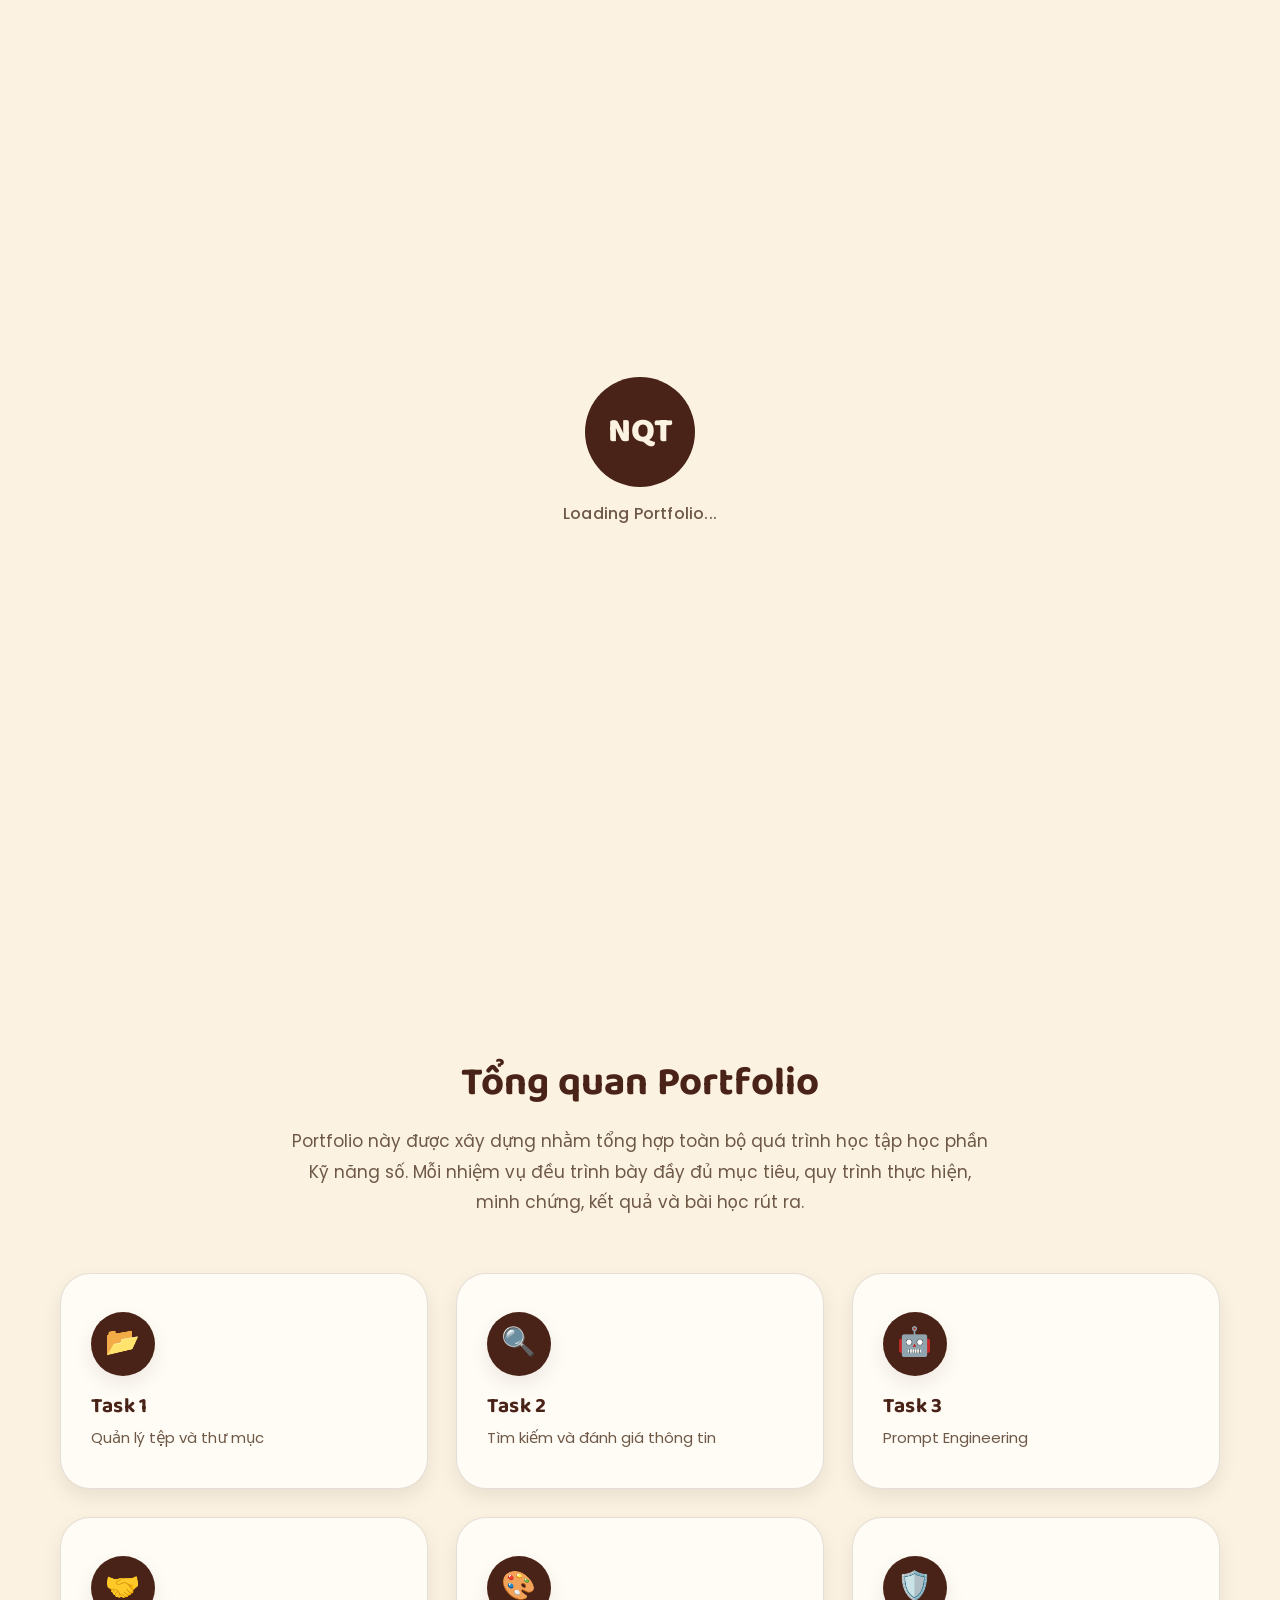
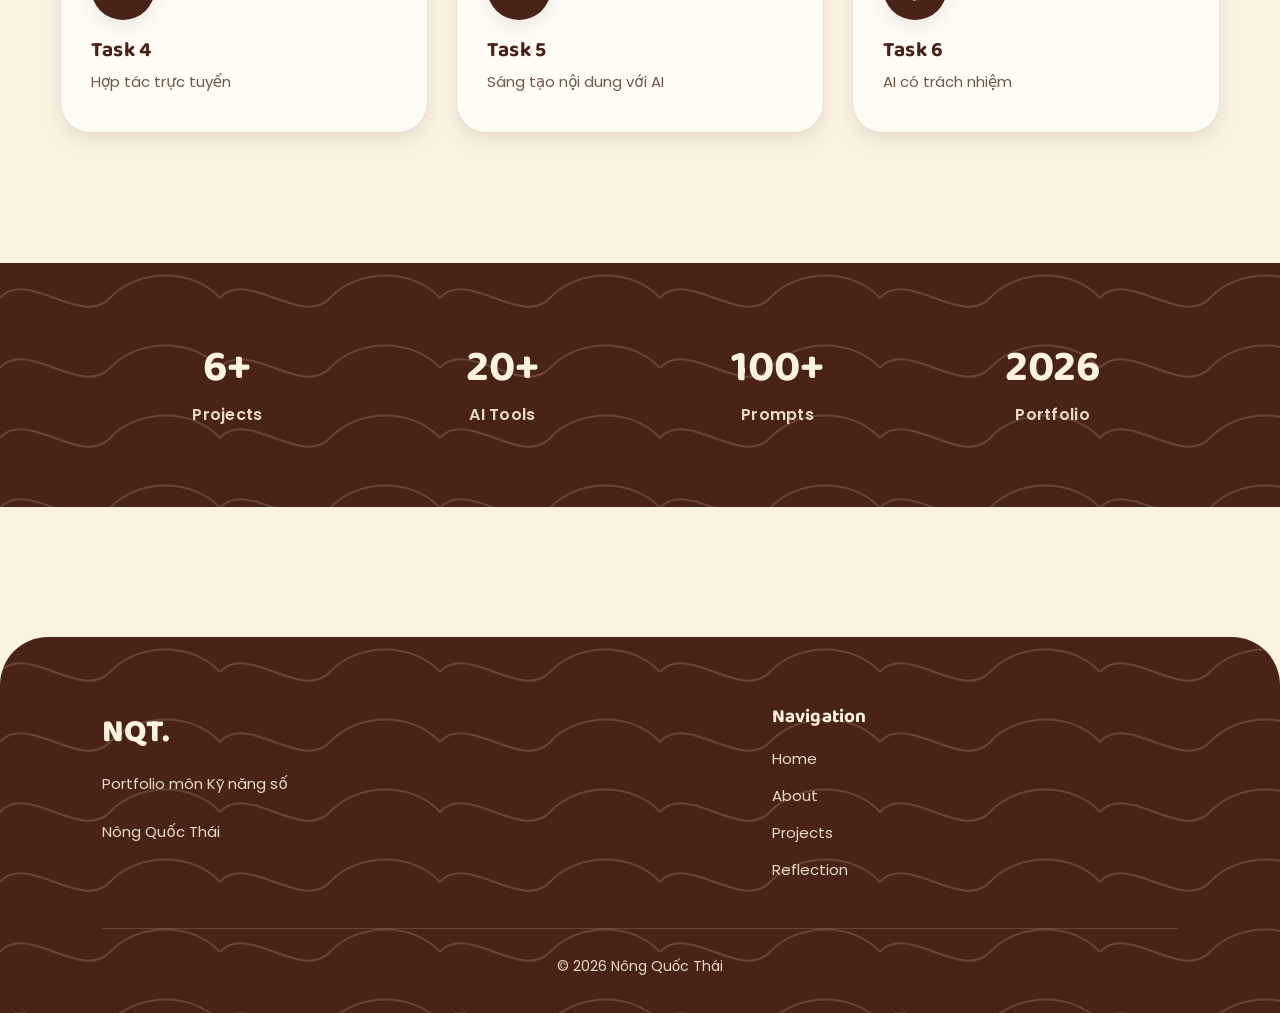
<file: index.html>
<!DOCTYPE html>
<html lang="vi">

<head>

<meta charset="UTF-8">

<meta name="viewport"
content="width=device-width, initial-scale=1.0">

<title>Portfolio | Nông Quốc Thái</title>

<link rel="stylesheet" href="css/style.css">

<link rel="stylesheet" href="css/responsive.css">

<link href="https://fonts.googleapis.com/css2?family=Poppins:wght@300;400;500;600;700&display=swap" rel="stylesheet">

<link rel="stylesheet"
href="https://cdnjs.cloudflare.com/ajax/libs/font-awesome/6.5.2/css/all.min.css">

</head>

<body>
<div id="loader">

    <div class="loader-logo">

        NQT

    </div>

    <h2>Loading Portfolio...</h2>

</div>

<nav>

<div class="logo">
    <img src="assets/images/logo.png"
         alt="FIBE Logo"
         class="nav-logo">

    <div class="logo-text">
        <span class="portfolio-label">
            INTERNATIONAL BUSINESS PORTFOLIO
        </span>

        <h3>Nông Quốc Thái</h3>
    </div>
</div>

    <ul class="nav-menu">

        <li>
            <a href="index.html">
                Home
            </a>
        </li>

        <li>
            <a href="about.html">
                About
            </a>
        </li>

        <li class="dropdown">

            <a href="projects.html">
                Projects
            </a>

        </li>

        <li>

            <a href="reflection.html">
                Reflection
            </a>

        </li>

    </ul>

<button class="hamburger" id="hamburger" aria-label="Toggle menu" aria-expanded="false">
<span></span>
<span></span>
<span></span>
</button>


</nav>

<section class="hero">

    <div class="hero-left">

        <span class="hero-tag">
            ✨ Digital Skills Portfolio 2026
        </span>

        <h1>
            Nông Quốc Thái
        </h1>

        <h2>
            Digital Skills • AI • Creativity
        </h2>

        <p class="description">

            Xin chào 👋. Mình là sinh viên ngành Kinh tế và Kinh doanh quốc tế, Trường Đại học Kinh tế – ĐHQGHN (MSV: 25051321). Đây là portfolio cá nhân ghi lại hành trình học tập môn Kỹ năng số, các dự án AI và những kỹ năng mình đã phát triển trong suốt học phần.

        </p>

        <div class="hero-button">

            <a href="projects.html" class="btn">
                Explore Projects
            </a>

            <a href="about.html" class="btn2">
                About Me
            </a>

        </div>

    </div>

    <div class="hero-right">

        <div class="glass-circle">

            <img src="assets/images/avatar.jpg" alt="Nông Quốc Thái">

        </div>

    </div>

</section>
<section class="overview reveal">

<h2 class="section-title">
Tổng quan Portfolio
</h2>

<p class="section-description">

Portfolio này được xây dựng nhằm tổng hợp toàn bộ quá trình học tập học phần Kỹ năng số. Mỗi nhiệm vụ đều trình bày đầy đủ mục tiêu, quy trình thực hiện, minh chứng, kết quả và bài học rút ra.

</p>

<div class="overview-grid">

<div class="overview-card">

<h2>📂</h2>

<h3>Task 1</h3>

<p>Quản lý tệp và thư mục</p>

</div>

<div class="overview-card">

<h2>🔍</h2>

<h3>Task 2</h3>

<p>Tìm kiếm và đánh giá thông tin</p>

</div>

<div class="overview-card">

<h2>🤖</h2>

<h3>Task 3</h3>

<p>Prompt Engineering</p>

</div>

<div class="overview-card">

<h2>🤝</h2>

<h3>Task 4</h3>

<p>Hợp tác trực tuyến</p>

</div>

<div class="overview-card">

<h2>🎨</h2>

<h3>Task 5</h3>

<p>Sáng tạo nội dung với AI</p>

</div>

<div class="overview-card">

<h2>🛡️</h2>

<h3>Task 6</h3>

<p>AI có trách nhiệm</p>

</div>

</div>

</section>
<section class="stats">

    <div class="stat">
        <h2>6+</h2>
        <p>Projects</p>
    </div>

    <div class="stat">
        <h2>20+</h2>
        <p>AI Tools</p>
    </div>

    <div class="stat">
        <h2>100+</h2>
        <p>Prompts</p>
    </div>

    <div class="stat">
        <h2>2026</h2>
        <p>Portfolio</p>
    </div>

</section>


<footer>

<div class="footer-container">

<div>

<div class="footer-logo">

NQT.

</div>

<p>

Portfolio môn Kỹ năng số

<br><br>

Nông Quốc Thái

</p>

</div>

<div>

<h3 class="footer-title">

Navigation

</h3>

<div class="footer-links">

<a href="index.html">Home</a>

<a href="about.html">About</a>

<a href="projects.html">Projects</a>

<a href="reflection.html">Reflection</a>

</div>

</div>



</div>

<div class="footer-bottom">

© 2026 Nông Quốc Thái

</div>

</footer>

<button id="topBtn">

↑

</button>

<div class="lightbox">

<img>

</div>
<script src="js/script.js"></script>
</body>


</html>
</file>
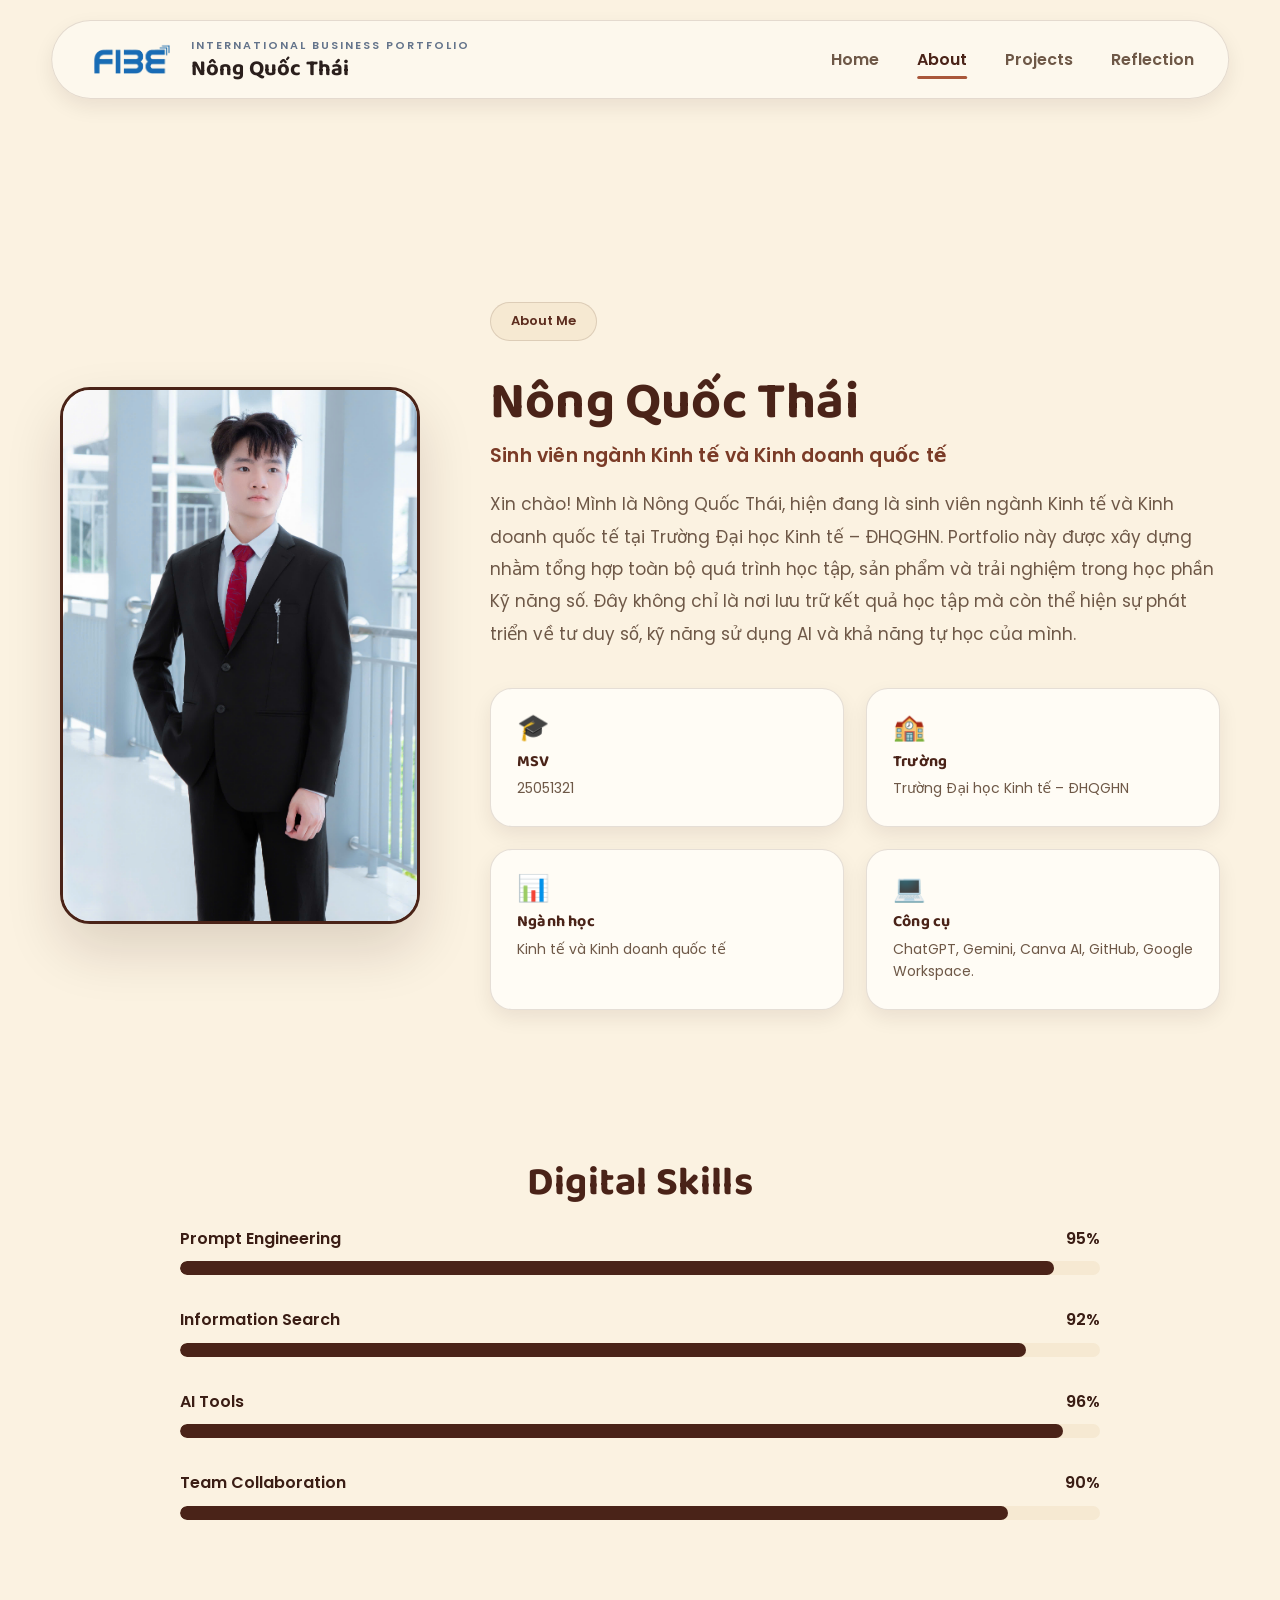
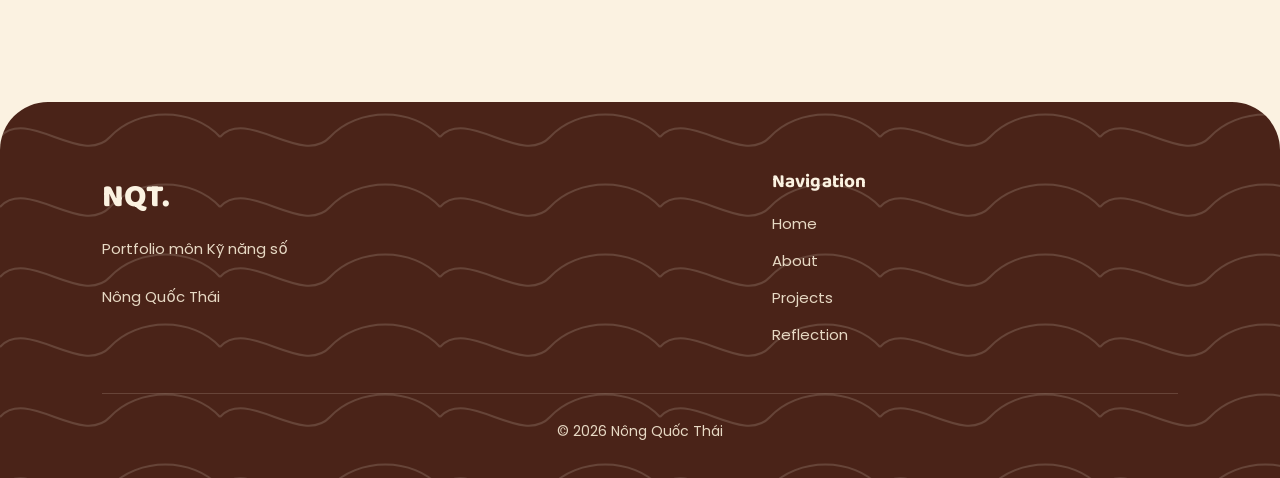
<file: about.html>
<!DOCTYPE html>
<html lang="vi">

<head>

<meta charset="UTF-8">
<meta name="viewport" content="width=device-width, initial-scale=1.0">

<title>About | Nông Quốc Thái</title>

<link rel="stylesheet" href="css/style.css">
<link rel="stylesheet" href="css/responsive.css">

</head>

<body>

<nav>
<div class="logo">
    <img src="assets/images/logo.png"
         alt="FIBE Logo"
         class="nav-logo">

    <div class="logo-text">
        <span class="portfolio-label">
            INTERNATIONAL BUSINESS PORTFOLIO
        </span>

        <h3>Nông Quốc Thái</h3>
    </div>
</div>

<ul class="nav-menu">
    <li><a href="index.html">Home</a></li>
    <li><a href="about.html" class="active">About</a></li>
    <li><a href="projects.html">Projects</a></li>
    <li><a href="reflection.html">Reflection</a></li>
</ul>

<button class="hamburger" id="hamburger" aria-label="Toggle menu" aria-expanded="false">
<span></span>
<span></span>
<span></span>
</button>



</nav>

<section class="about-page reveal">

<div class="about-left">

<img src="assets/images/avatar.png" alt="Nông Quốc Thái">

</div>

<div class="about-right">

<span class="tag">About Me</span>

<h1>Nông Quốc Thái</h1>

<h3>Sinh viên ngành Kinh tế và Kinh doanh quốc tế</h3>

<p>
Xin chào! Mình là Nông Quốc Thái, hiện đang là sinh viên ngành Kinh tế và Kinh doanh quốc tế tại Trường Đại học Kinh tế – ĐHQGHN. Portfolio này được xây dựng nhằm tổng hợp toàn bộ quá trình học tập, sản phẩm và trải nghiệm trong học phần Kỹ năng số. Đây không chỉ là nơi lưu trữ kết quả học tập mà còn thể hiện sự phát triển về tư duy số, kỹ năng sử dụng AI và khả năng tự học của mình.
</p>

<div class="about-info">

<div class="info-card">
<h2>🎓</h2>
<h4>MSV</h4>
<p>25051321</p>
</div>

<div class="info-card">
<h2>🏫</h2>
<h4>Trường</h4>
<p>Trường Đại học Kinh tế – ĐHQGHN</p>
</div>

<div class="info-card">
<h2>📊</h2>
<h4>Ngành học</h4>
<p>Kinh tế và Kinh doanh quốc tế</p>
</div>

<div class="info-card">
<h2>💻</h2>
<h4>Công cụ</h4>
<p>ChatGPT, Gemini, Canva AI, GitHub, Google Workspace.</p>
</div>

</div>

</div>

</section>

<section class="skills reveal">

<h2 class="section-title">Digital Skills</h2>

<div class="skill">

<div class="skill-name">
<span>Prompt Engineering</span>
<span>95%</span>
</div>

<div class="progress">
<div class="progress-bar" style="width:95%"></div>
</div>

</div>

<div class="skill">

<div class="skill-name">
<span>Information Search</span>
<span>92%</span>
</div>

<div class="progress">
<div class="progress-bar" style="width:92%"></div>
</div>

</div>

<div class="skill">

<div class="skill-name">
<span>AI Tools</span>
<span>96%</span>
</div>

<div class="progress">
<div class="progress-bar" style="width:96%"></div>
</div>

</div>

<div class="skill">

<div class="skill-name">
<span>Team Collaboration</span>
<span>90%</span>
</div>

<div class="progress">
<div class="progress-bar" style="width:90%"></div>
</div>

</div>

</section>

<footer>

<div class="footer-container">

<div>

<div class="footer-logo">

NQT.

</div>

<p>

Portfolio môn Kỹ năng số

<br><br>

Nông Quốc Thái

</p>

</div>

<div>

<h3 class="footer-title">

Navigation

</h3>

<div class="footer-links">

<a href="index.html">Home</a>

<a href="about.html">About</a>

<a href="projects.html">Projects</a>

<a href="reflection.html">Reflection</a>

</div>

</div>



</div>

<div class="footer-bottom">

© 2026 Nông Quốc Thái

</div>

</footer>

<button id="topBtn">

↑

</button>

<div class="lightbox">

<img>

</div>
<script src="js/script.js"></script>
</body>

</html>
</file>
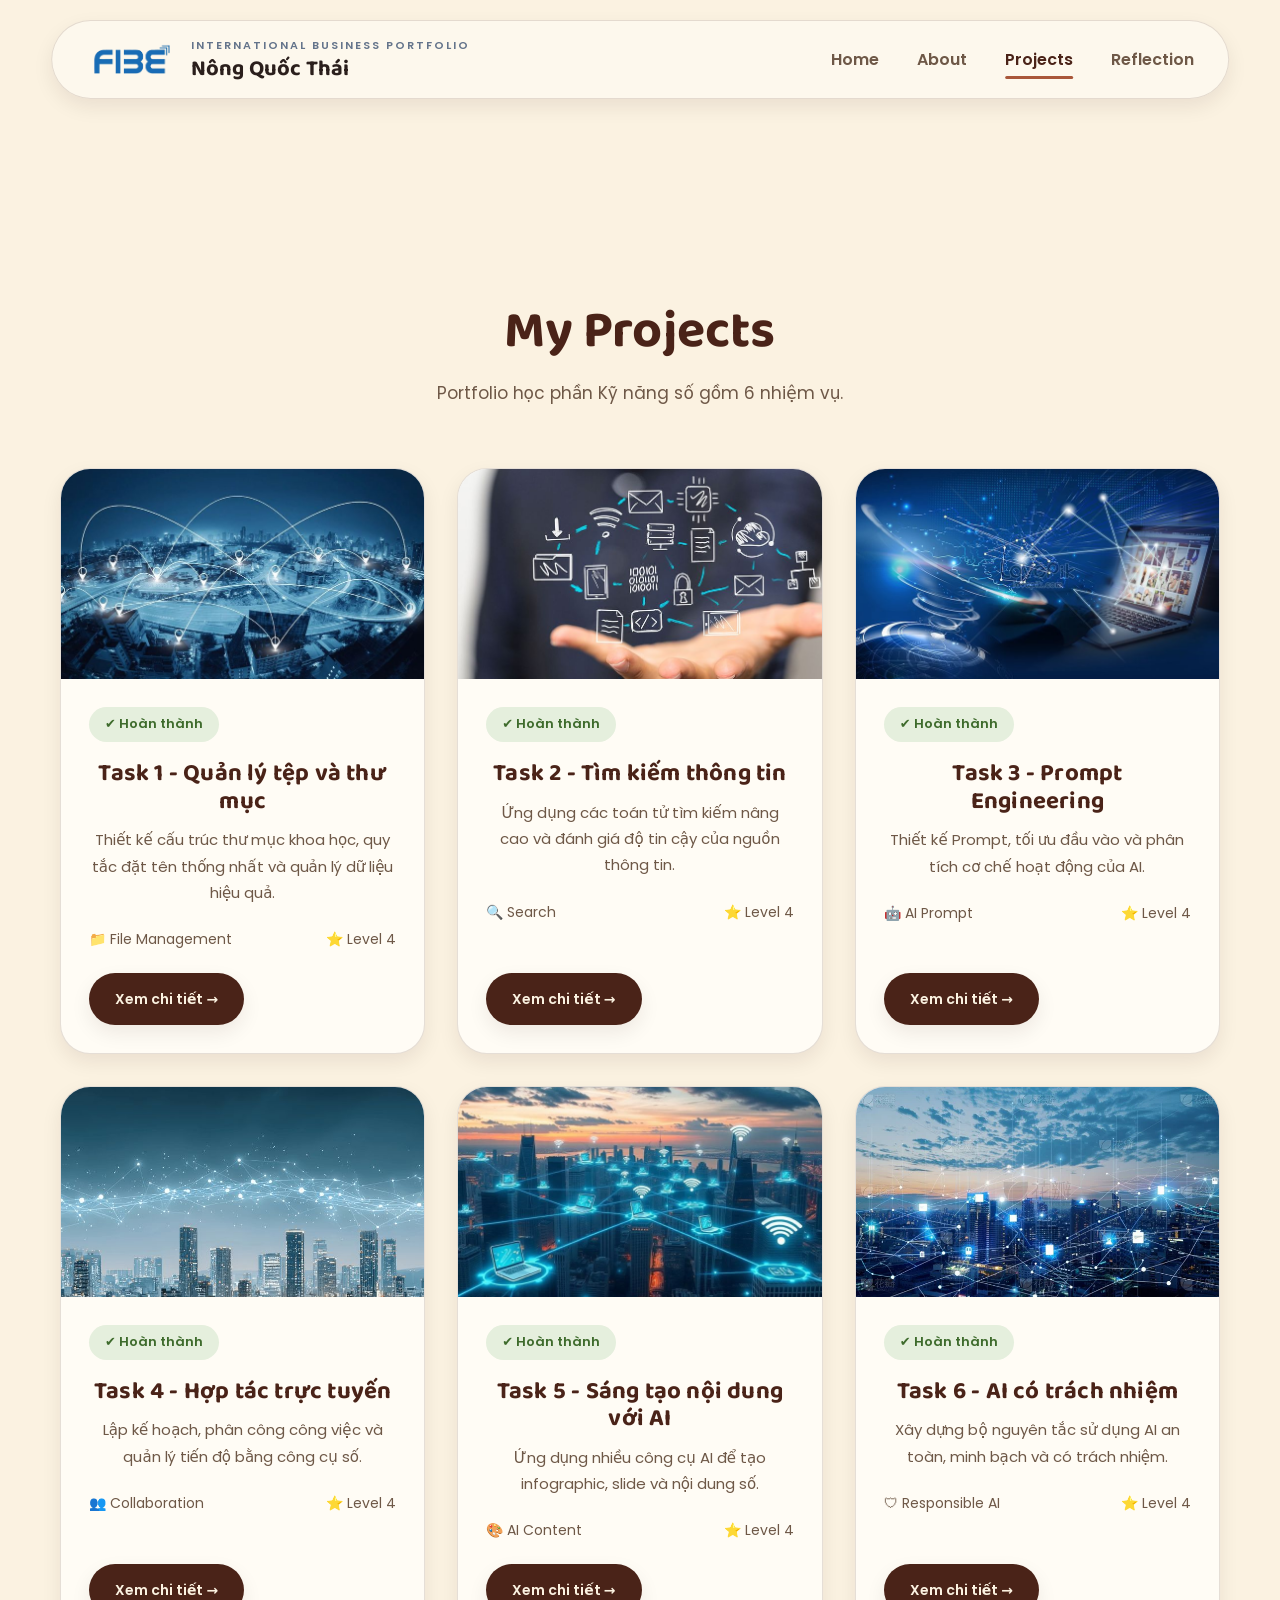
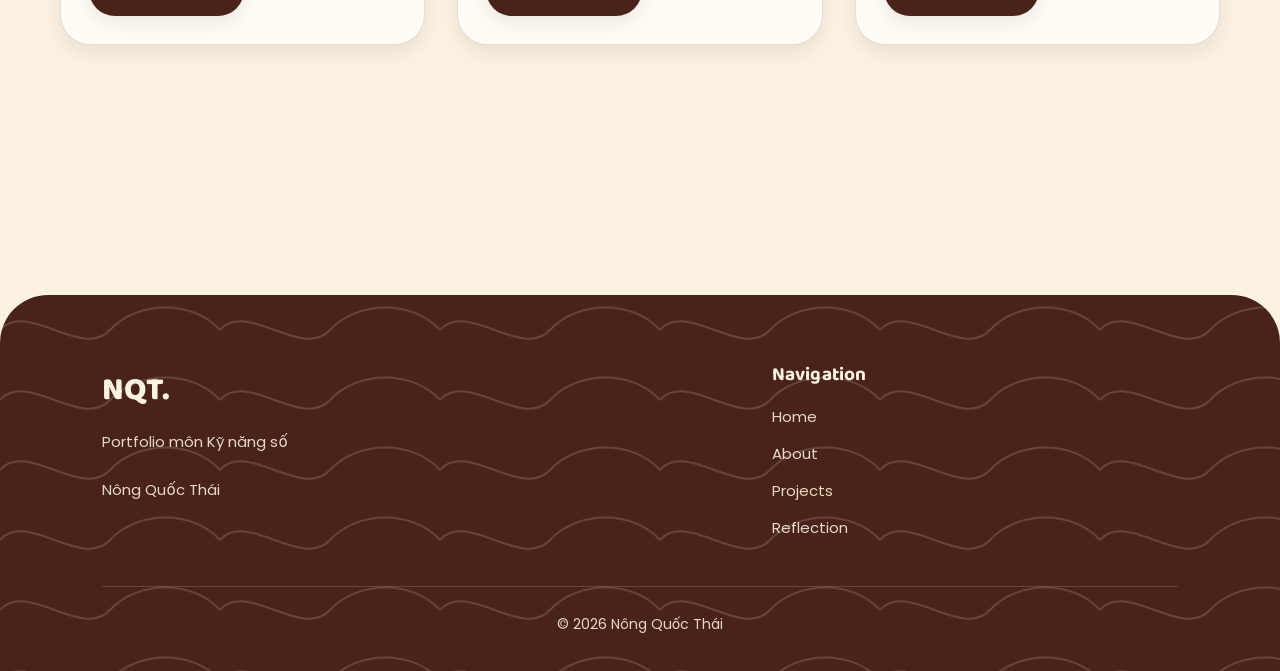
<file: projects.html>
<!DOCTYPE html>
<html lang="vi">

<head>

<meta charset="UTF-8">
<meta name="viewport" content="width=device-width, initial-scale=1.0">

<title>Projects | Nông Quốc Thái</title>

<link rel="stylesheet" href="css/style.css">
<link rel="stylesheet" href="css/responsive.css">

</head>

<body>

<nav>

<div class="logo">
    <img src="assets/images/logo.png"
         alt="FIBE Logo"
         class="nav-logo">

    <div class="logo-text">
        <span class="portfolio-label">
            INTERNATIONAL BUSINESS PORTFOLIO
        </span>

        <h3>Nông Quốc Thái</h3>
    </div>
</div>

<ul class="nav-menu">
<li><a href="index.html">Home</a></li>
<li><a href="about.html">About</a></li>
<li><a href="projects.html" class="active">Projects</a></li>
<li><a href="reflection.html">Reflection</a></li>
</ul>

<button class="hamburger" id="hamburger" aria-label="Toggle menu" aria-expanded="false">
<span></span>
<span></span>
<span></span>
</button>



</nav>

<section class="projects-page">

<h1>My Projects</h1>

<p>
Portfolio học phần Kỹ năng số gồm 6 nhiệm vụ.
</p>

<div class="project-grid">

<div class="project-card">

<img src="assets/images/task1.jpg" alt="Task 1">

<div class="project-content">

<span class="status completed">✔ Hoàn thành</span>

<h2>Task 1 - Quản lý tệp và thư mục</h2>

<p>
Thiết kế cấu trúc thư mục khoa học, quy tắc đặt tên thống nhất và quản lý dữ liệu hiệu quả.
</p>

<div class="project-info">

<span>📁 File Management</span>

<span>⭐ Level 4</span>

</div>

<a href="tasks/task1.html" class="btn-project">
Xem chi tiết →
</a>

</div>

</div>

<div class="project-card">

<img src="assets/images/task2.jpg" alt="Task 2">

<div class="project-content">

<span class="status completed">✔ Hoàn thành</span>

<h2>Task 2 - Tìm kiếm thông tin</h2>

<p>
Ứng dụng các toán tử tìm kiếm nâng cao và đánh giá độ tin cậy của nguồn thông tin.
</p>

<div class="project-info">

<span>🔍 Search</span>

<span>⭐ Level 4</span>

</div>

<a href="tasks/task2.html" class="btn-project">
Xem chi tiết →
</a>

</div>

</div>

<div class="project-card">

<img src="assets/images/task3.jpg" alt="Task 3">

<div class="project-content">

<span class="status completed">✔ Hoàn thành</span>

<h2>Task 3 - Prompt Engineering</h2>

<p>
Thiết kế Prompt, tối ưu đầu vào và phân tích cơ chế hoạt động của AI.
</p>

<div class="project-info">

<span>🤖 AI Prompt</span>

<span>⭐ Level 4</span>

</div>

<a href="tasks/task3.html" class="btn-project">
Xem chi tiết →
</a>

</div>

</div>

<div class="project-card">

<img src="assets/images/task4.jpg" alt="Task 4">

<div class="project-content">

<span class="status completed">✔ Hoàn thành</span>

<h2>Task 4 - Hợp tác trực tuyến</h2>

<p>
Lập kế hoạch, phân công công việc và quản lý tiến độ bằng công cụ số.
</p>

<div class="project-info">

<span>👥 Collaboration</span>

<span>⭐ Level 4</span>

</div>

<a href="tasks/task4.html" class="btn-project">
Xem chi tiết →
</a>

</div>

</div>

<div class="project-card">

<img src="assets/images/task5.jpg" alt="Task 5">

<div class="project-content">

<span class="status completed">✔ Hoàn thành</span>

<h2>Task 5 - Sáng tạo nội dung với AI</h2>

<p>
Ứng dụng nhiều công cụ AI để tạo infographic, slide và nội dung số.
</p>

<div class="project-info">

<span>🎨 AI Content</span>

<span>⭐ Level 4</span>

</div>

<a href="tasks/task5.html" class="btn-project">
Xem chi tiết →
</a>

</div>

</div>

<div class="project-card">

<img src="assets/images/task6.jpg" alt="Task 6">

<div class="project-content">

<span class="status completed">✔ Hoàn thành</span>

<h2>Task 6 - AI có trách nhiệm</h2>

<p>
Xây dựng bộ nguyên tắc sử dụng AI an toàn, minh bạch và có trách nhiệm.
</p>

<div class="project-info">

<span>🛡 Responsible AI</span>

<span>⭐ Level 4</span>

</div>

<a href="tasks/task6.html" class="btn-project">
Xem chi tiết →
</a>

</div>

</div>

</div>

</section>


<footer>

<div class="footer-container">

<div>

<div class="footer-logo">

NQT.

</div>

<p>

Portfolio môn Kỹ năng số

<br><br>

Nông Quốc Thái

</p>

</div>

<div>

<h3 class="footer-title">

Navigation

</h3>

<div class="footer-links">

<a href="index.html">Home</a>

<a href="about.html">About</a>

<a href="projects.html">Projects</a>

<a href="reflection.html">Reflection</a>

</div>

</div>



</div>

<div class="footer-bottom">

© 2026 Nông Quốc Thái

</div>

</footer>

<button id="topBtn">

↑

</button>

<div class="lightbox">

<img>

</div>
<script src="js/script.js"></script>
</body>

</html>
</file>
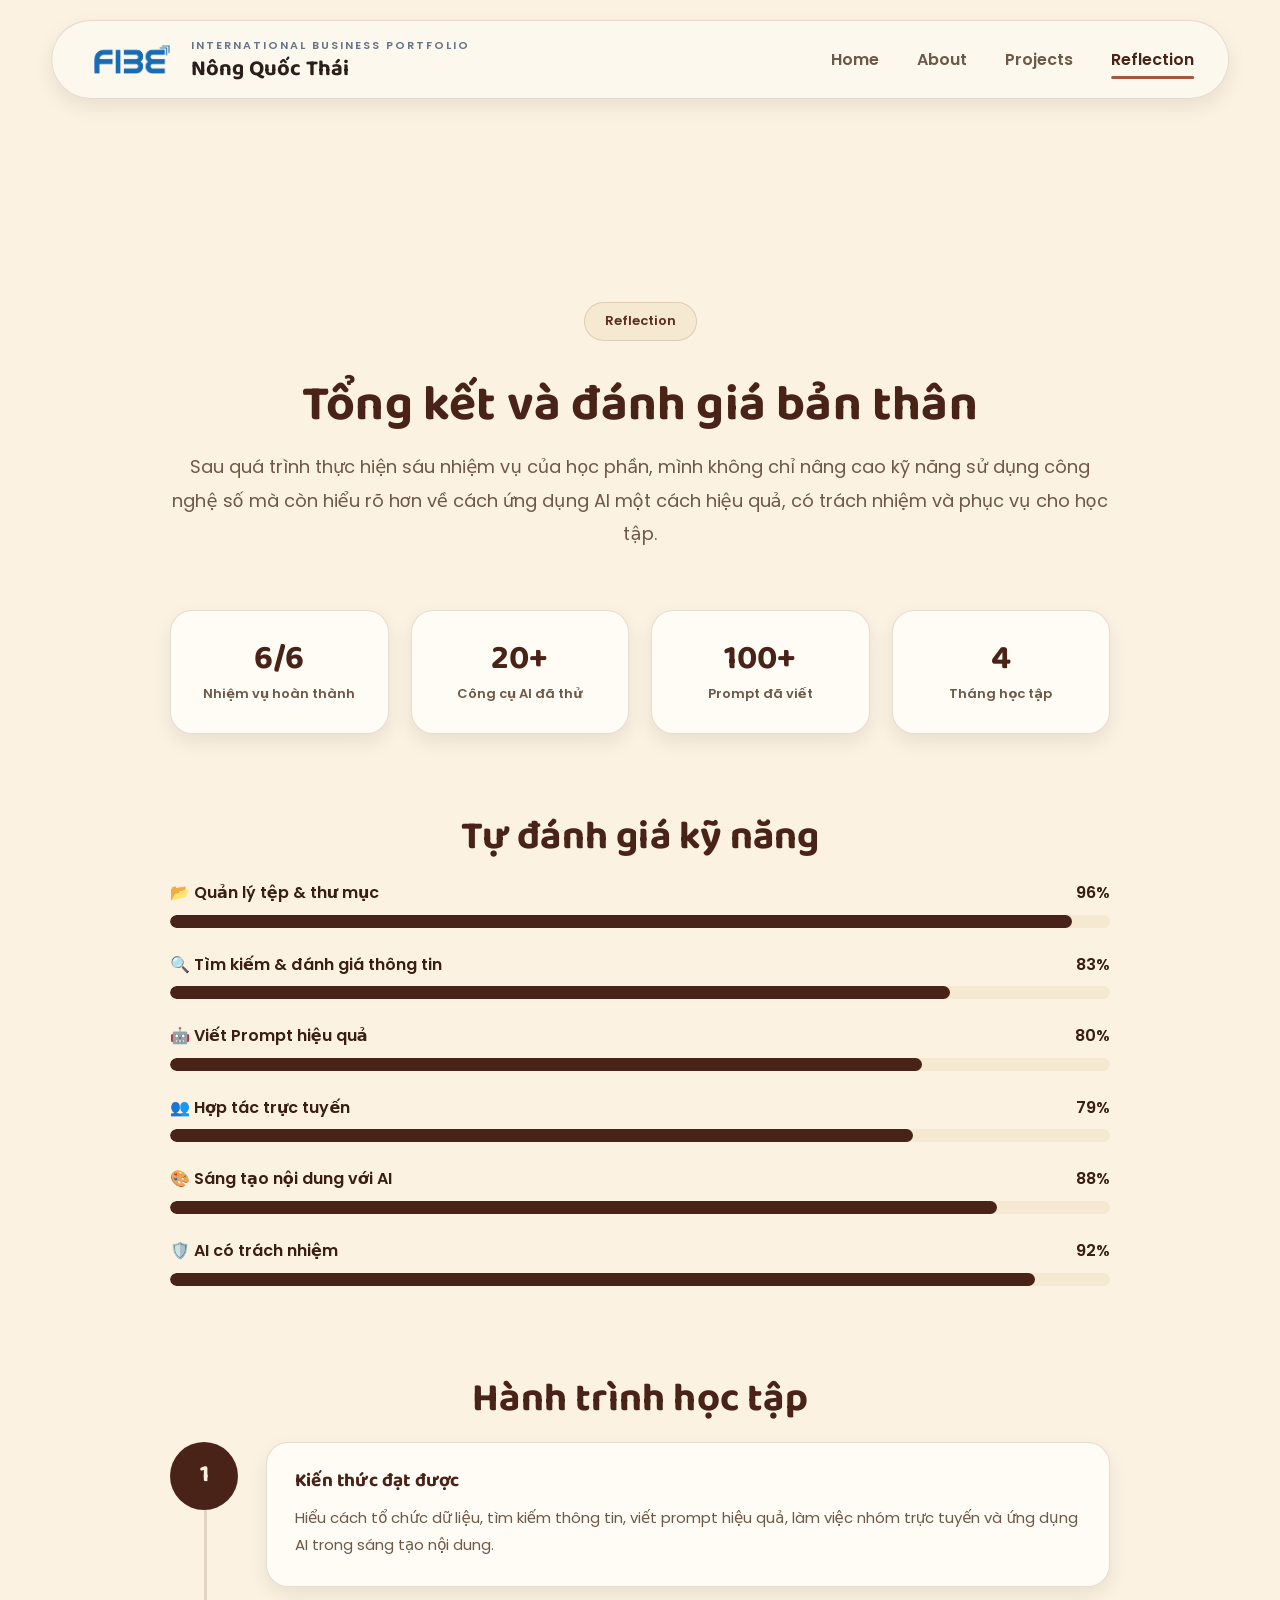
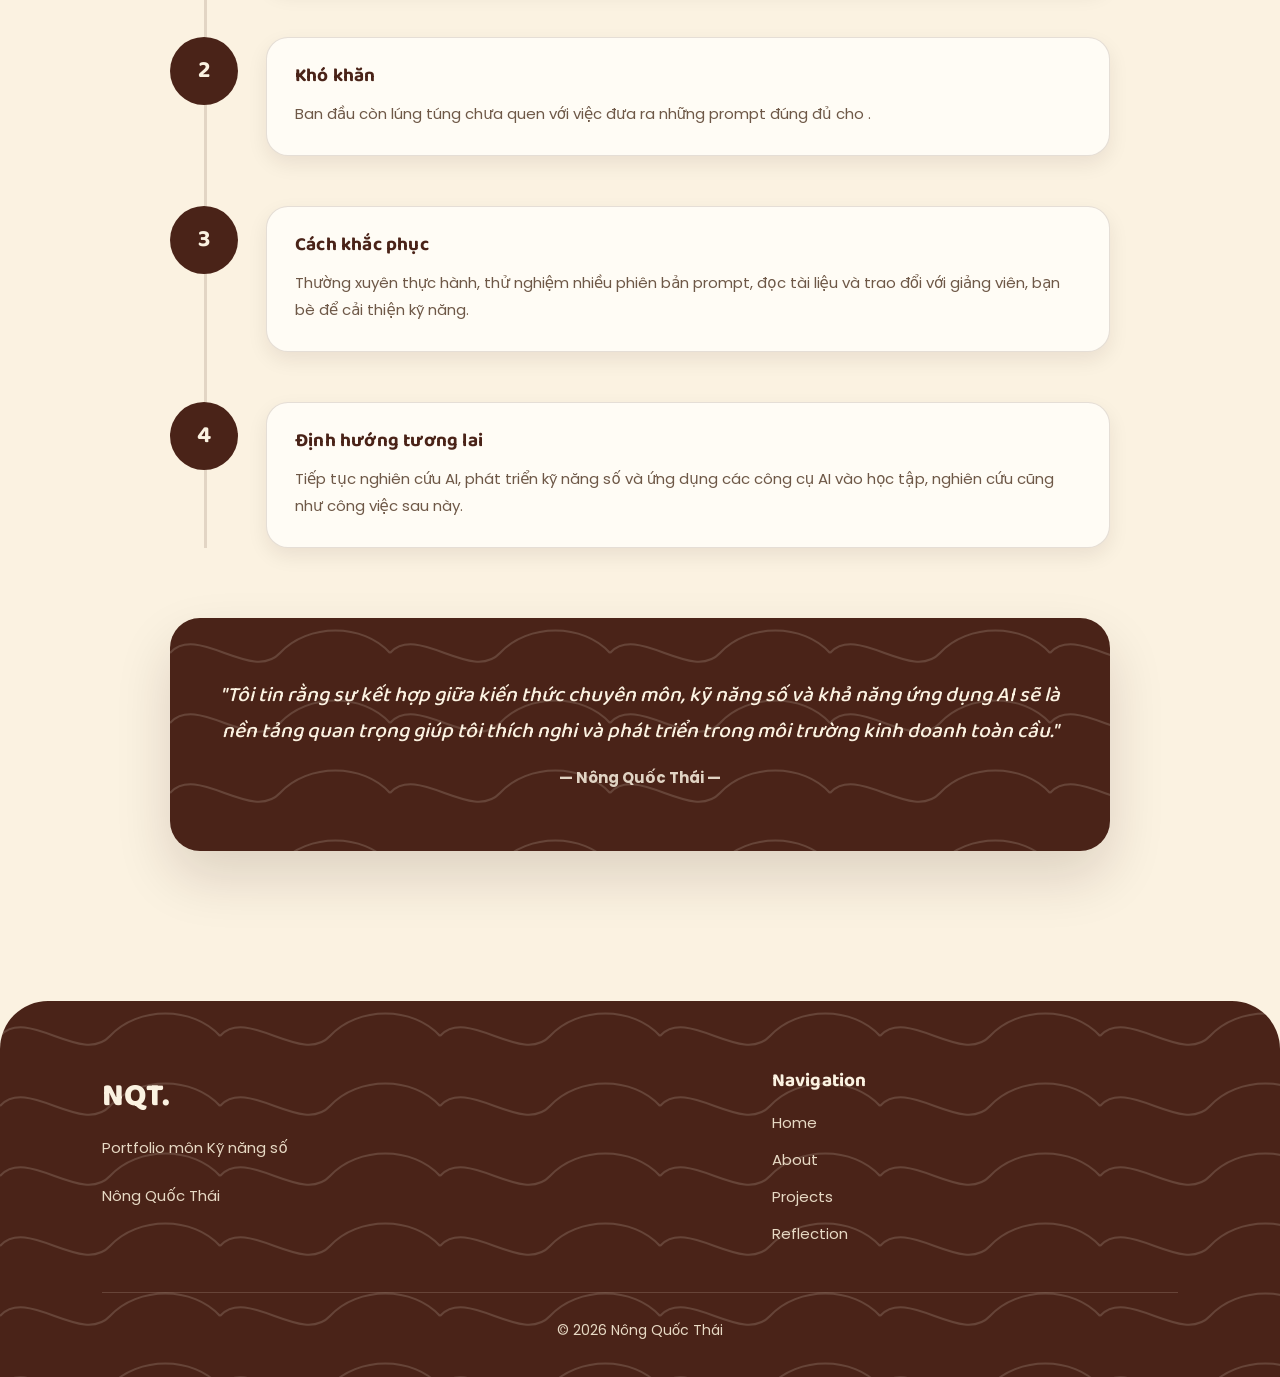
<file: reflection.html>
<!DOCTYPE html>
<html lang="vi">

<head>

<meta charset="UTF-8">
<meta name="viewport" content="width=device-width, initial-scale=1.0">

<title>Reflection | Nông Quốc Thái</title>

<link rel="stylesheet" href="css/style.css">
<link rel="stylesheet" href="css/responsive.css">

</head>

<body>

<nav>

<div class="logo">
    <img src="assets/images/logo.png"
         alt="FIBE Logo"
         class="nav-logo">

    <div class="logo-text">
        <span class="portfolio-label">
            INTERNATIONAL BUSINESS PORTFOLIO
        </span>

        <h3>Nông Quốc Thái</h3>
    </div>
</div>

<ul class="nav-menu">

<li><a href="index.html">Home</a></li>
<li><a href="about.html">About</a></li>
<li><a href="projects.html">Projects</a></li>
<li><a href="reflection.html" class="active">Reflection</a></li>

</ul>

<button class="hamburger" id="hamburger" aria-label="Toggle menu" aria-expanded="false">
<span></span>
<span></span>
<span></span>
</button>


</nav>

<section class="reflection-page reveal">

<div class="tag">Reflection</div>

<h1>Tổng kết và đánh giá bản thân</h1>

<p class="reflection-intro">

Sau quá trình thực hiện sáu nhiệm vụ của học phần, mình không chỉ nâng cao kỹ năng sử dụng công nghệ số mà còn hiểu rõ hơn về cách ứng dụng AI một cách hiệu quả, có trách nhiệm và phục vụ cho học tập.

</p>

<div class="reflect-stats">

<div class="reflect-stat">
<h2>6/6</h2>
<p>Nhiệm vụ hoàn thành</p>
</div>

<div class="reflect-stat">
<h2>20+</h2>
<p>Công cụ AI đã thử</p>
</div>

<div class="reflect-stat">
<h2>100+</h2>
<p>Prompt đã viết</p>
</div>

<div class="reflect-stat">
<h2>4</h2>
<p>Tháng học tập</p>
</div>

</div>

<div class="skills-section">

<h2 class="section-title">Tự đánh giá kỹ năng</h2>

<div class="skill-bar-item">
<div class="skill-bar-label"><span>📂 Quản lý tệp & thư mục</span><span>96%</span></div>
<div class="skill-bar-track"><div class="skill-bar-fill" style="width:96%"></div></div>
</div>

<div class="skill-bar-item">
<div class="skill-bar-label"><span>🔍 Tìm kiếm & đánh giá thông tin</span><span>83%</span></div>
<div class="skill-bar-track"><div class="skill-bar-fill" style="width:83%"></div></div>
</div>

<div class="skill-bar-item">
<div class="skill-bar-label"><span>🤖 Viết Prompt hiệu quả</span><span>80%</span></div>
<div class="skill-bar-track"><div class="skill-bar-fill" style="width:80%"></div></div>
</div>

<div class="skill-bar-item">
<div class="skill-bar-label"><span>👥 Hợp tác trực tuyến</span><span>79%</span></div>
<div class="skill-bar-track"><div class="skill-bar-fill" style="width:79%"></div></div>
</div>

<div class="skill-bar-item">
<div class="skill-bar-label"><span>🎨 Sáng tạo nội dung với AI</span><span>88%</span></div>
<div class="skill-bar-track"><div class="skill-bar-fill" style="width:88%"></div></div>
</div>

<div class="skill-bar-item">
<div class="skill-bar-label"><span>🛡️ AI có trách nhiệm</span><span>92%</span></div>
<div class="skill-bar-track"><div class="skill-bar-fill" style="width:92%"></div></div>
</div>

</div>

<h2 class="section-title">Hành trình học tập</h2>

<div class="timeline">

<div class="timeline-item">

<div class="circle">1</div>

<div class="timeline-content">

<h3>Kiến thức đạt được</h3>

<p>
Hiểu cách tổ chức dữ liệu, tìm kiếm thông tin, viết prompt hiệu quả, làm việc nhóm trực tuyến và ứng dụng AI trong sáng tạo nội dung.
</p>

</div>

</div>

<div class="timeline-item">

<div class="circle">2</div>

<div class="timeline-content">

<h3>Khó khăn</h3>

<p>
Ban đầu còn lúng túng chưa quen với việc đưa ra những prompt đúng đủ cho .
</p>

</div>

</div>

<div class="timeline-item">

<div class="circle">3</div>

<div class="timeline-content">

<h3>Cách khắc phục</h3>

<p>
Thường xuyên thực hành, thử nghiệm nhiều phiên bản prompt, đọc tài liệu và trao đổi với giảng viên, bạn bè để cải thiện kỹ năng.
</p>

</div>

</div>

<div class="timeline-item">

<div class="circle">4</div>

<div class="timeline-content">

<h3>Định hướng tương lai</h3>

<p>
Tiếp tục nghiên cứu AI, phát triển kỹ năng số và ứng dụng các công cụ AI vào học tập, nghiên cứu cũng như công việc sau này.
</p>

</div>

</div>

</div>

<div class="reflect-quote">

<p>"Tôi tin rằng sự kết hợp giữa kiến thức chuyên môn, kỹ năng số và khả năng ứng dụng AI sẽ là nền tảng quan trọng giúp tôi thích nghi và phát triển trong môi trường kinh doanh toàn cầu."</p>

<span>— Nông Quốc Thái —</span>

</div>

</section>

<footer>

<div class="footer-container">

<div>

<div class="footer-logo">

NQT.

</div>

<p>

Portfolio môn Kỹ năng số

<br><br>

Nông Quốc Thái

</p>

</div>

<div>

<h3 class="footer-title">

Navigation

</h3>

<div class="footer-links">

<a href="index.html">Home</a>

<a href="about.html">About</a>

<a href="projects.html">Projects</a>

<a href="reflection.html">Reflection</a>

</div>

</div>



</div>

<div class="footer-bottom">

© 2026 Nông Quốc Thái

</div>

</footer>

<button id="topBtn">

↑

</button>

<div class="lightbox">

<img>

</div>
<script src="js/script.js"></script>
</body>

</html>
</file>
<file: css/style.css>
/* =====================================================================
   PORTFOLIO — Nông Quốc Thái
   Design language: cream (#FBF2E1) + deep maroon (#4A2318), bold rounded
   display type, wavy-line motif — adapted from the Thesis Defense deck.
   No blur / glassmorphism anywhere by design request.
===================================================================== */

@import url('https://fonts.googleapis.com/css2?family=Baloo+2:wght@500;600;700;800&family=Poppins:wght@300;400;500;600;700&display=swap');

/* ---------------------------------------------------------------
   0. DESIGN TOKENS
--------------------------------------------------------------- */
:root{
    --cream:        #FBF2E1;
    --cream-soft:   #F6E9D2;
    --paper:        #FFFCF5;

    --maroon-950:   #2A100A;
    --maroon-900:   #3A160E;
    --maroon:       #4A2318;
    --maroon-700:   #5C2C1E;
    --maroon-600:   #7A3B27;
    --maroon-400:   #A9573A;

    --ink:          #3A1D14;
    --body-text:    #6E5847;
    --body-text-dark: #E7D9C4;

    --line:         rgba(74,35,24,.14);
    --line-dark:    rgba(251,242,225,.16);

    --shadow-sm:    0 8px 20px rgba(42,16,10,.08);
    --shadow-md:    0 16px 36px rgba(42,16,10,.10);
    --shadow-lg:    0 26px 56px rgba(42,16,10,.14);

    --radius-sm:    14px;
    --radius-md:    22px;
    --radius-lg:    30px;
    --radius-pill:  999px;

    --font-display: 'Baloo 2', system-ui, sans-serif;
    --font-body:    'Poppins', system-ui, sans-serif;

    /* wavy-line motif, tileable, colour swapped per surface */
    --wave-on-dark: url("data:image/svg+xml,%3Csvg xmlns='http://www.w3.org/2000/svg' width='220' height='70' viewBox='0 0 220 70'%3E%3Cpath d='M0 35 C 27 5, 82 65, 110 35 S 193 5, 220 35' stroke='%23FBF2E1' stroke-width='2' fill='none' opacity='.16'/%3E%3C/svg%3E");
    --wave-on-light: url("data:image/svg+xml,%3Csvg xmlns='http://www.w3.org/2000/svg' width='220' height='70' viewBox='0 0 220 70'%3E%3Cpath d='M0 35 C 27 5, 82 65, 110 35 S 193 5, 220 35' stroke='%234A2318' stroke-width='2' fill='none' opacity='.12'/%3E%3C/svg%3E");
}

/* ---------------------------------------------------------------
   1. RESET / BASE
--------------------------------------------------------------- */
*{
    margin:0;
    padding:0;
    box-sizing:border-box;
}

html{
    scroll-behavior:smooth;
}

body{
    font-family:var(--font-body);
    background:var(--cream);
    color:var(--ink);
    min-height:100vh;
    padding-top:132px;
    overflow-x:hidden;
    line-height:1.6;
}

h1,h2,h3,h4{
    font-family:var(--font-display);
    color:var(--maroon);
    line-height:1.15;
    letter-spacing:.2px;
}

a{
    color:inherit;
}

img{
    display:block;
    max-width:100%;
}

@media (prefers-reduced-motion: reduce){
    *{
        animation-duration:.01ms !important;
        animation-iteration-count:1 !important;
        transition-duration:.01ms !important;
        scroll-behavior:auto !important;
    }
}

/* ---------------------------------------------------------------
   2. NAVBAR
--------------------------------------------------------------- */
nav{
    position:fixed;
    top:20px;
    left:50%;
    transform:translateX(-50%);
    width:92%;
    max-width:1350px;
    padding:16px 34px;
    display:flex;
    justify-content:space-between;
    align-items:center;
    border-radius:var(--radius-pill);
    background:rgba(253,248,237,.94);
    border:1px solid var(--line);
    box-shadow:var(--shadow-sm);
    transition:.3s ease;
    z-index:1000;
}

nav.scrolled{
    padding:13px 30px;
    background:var(--paper);
    box-shadow:var(--shadow-md);
}

.logo{
    display:flex;
    align-items:center;
    gap:16px;
}

.nav-logo{
    width:120px;
    height:auto;
    display:block;
    flex-shrink:0;
}

.logo-text{
    display:flex;
    flex-direction:column;
}

.portfolio-label{
    font-size:12px;
    font-weight:600;
    letter-spacing:1px;
    color:var(--maroon);
}

.logo-text h3{
    margin:0;
    font-size:28px;
    font-weight:800;
    color:var(--maroon);
}
.nav-menu{
    display:flex;
    align-items:center;
    gap:38px;
    list-style:none;
}

.nav-menu a{
    position:relative;
    text-decoration:none;
    font-size:16px;
    font-weight:600;
    color:var(--body-text);
    transition:.25s;
}

.nav-menu a:hover,
.nav-menu a.active{
    color:var(--maroon);
}

.nav-menu a::after{
    content:"";
    position:absolute;
    left:0;
    bottom:-8px;
    width:0;
    height:3px;
    border-radius:var(--radius-pill);
    background:var(--maroon-400);
    transition:.3s;
}

.nav-menu a:hover::after,
.nav-menu a.active::after{
    width:100%;
}

#themeToggle{
    width:48px;
    height:48px;
    border-radius:50%;
    border:1px solid var(--line);
    cursor:pointer;
    font-size:20px;
    background:var(--paper);
    box-shadow:var(--shadow-sm);
    transition:.25s;
}

#themeToggle:hover{
    transform:rotate(18deg);
    border-color:var(--maroon-400);
}

/* ---------------------------------------------------------------
   3. BUTTONS
--------------------------------------------------------------- */
.btn,
.btn2,
.btn-project,
.nav-btn{
    display:inline-block;
    padding:15px 32px;
    border-radius:var(--radius-pill);
    text-decoration:none;
    font-weight:600;
    font-size:15px;
    transition:.28s ease;
    cursor:pointer;
    border:2px solid transparent;
}

.btn,
.btn-project{
    background:var(--maroon);
    color:var(--cream);
    box-shadow:var(--shadow-sm);
}

.btn:hover,
.btn-project:hover{
    background:var(--maroon-700);
    transform:translateY(-4px);
    box-shadow:var(--shadow-md);
}

.btn2{
    background:transparent;
    border-color:var(--maroon);
    color:var(--maroon);
}

.btn2:hover{
    background:var(--maroon);
    color:var(--cream);
    transform:translateY(-4px);
}

/* ---------------------------------------------------------------
   4. HERO
--------------------------------------------------------------- */
.hero{
    position:relative;
    max-width:1300px;
    min-height:82vh;
    margin:60px auto;
    padding:40px;
    display:flex;
    justify-content:space-between;
    align-items:center;
    gap:70px;
}

.hero-left{
    flex:1;
    animation:fadeSlideLeft .8s ease both;
}

.hero-right{
    flex:1;
    display:flex;
    justify-content:center;
    position:relative;
    animation:fadeSlideRight .8s ease both;
}

@keyframes fadeSlideLeft{
    from{ opacity:0; transform:translateX(-40px); }
    to{ opacity:1; transform:translateX(0); }
}

@keyframes fadeSlideRight{
    from{ opacity:0; transform:translateX(40px); }
    to{ opacity:1; transform:translateX(0); }
}

.hero-tag{
    display:inline-block;
    padding:9px 22px;
    border-radius:var(--radius-pill);
    background:var(--cream-soft);
    border:1px solid var(--line);
    color:var(--maroon-700);
    font-weight:600;
    font-size:14px;
    margin-bottom:24px;
}

.hero h1{
    font-size:74px;
    font-weight:800;
}

.hero h2{
    margin:16px 0 22px;
    font-size:28px;
    font-weight:600;
    color:var(--maroon-600);
}

.description{
    font-size:18px;
    line-height:1.85;
    color:var(--body-text);
    max-width:600px;
}

.hero-button{
    display:flex;
    gap:18px;
    margin-top:36px;
}

.glass-circle{
    position:relative;
    width:420px;
    height:420px;
    border-radius:50%;
    background:var(--cream-soft);
    border:3px solid var(--maroon);
    display:flex;
    justify-content:center;
    align-items:center;
    box-shadow:var(--shadow-lg);
    animation:float 5s ease-in-out infinite;
}

.glass-circle::before{
    content:"";
    position:absolute;
    inset:-26px;
    border-radius:50%;
    border:2px dashed var(--line);
    z-index:-1;
}

.glass-circle img{
    width:86%;
    height:86%;
    border-radius:50%;
    object-fit:cover;
}

@keyframes float{
    0%,100%{ transform:translateY(0); }
    50%{ transform:translateY(-16px); }
}

/* ---------------------------------------------------------------
   5. OVERVIEW (home task cards)
--------------------------------------------------------------- */
.overview{
    max-width:1200px;
    margin:130px auto;
    padding:0 20px;
    text-align:center;
}

.section-title{
    font-size:40px;
    font-weight:700;
    text-align:center;
    margin-bottom:20px;
}

.section-description{
    max-width:700px;
    margin:0 auto 55px;
    font-size:17px;
    line-height:1.8;
    color:var(--body-text);
}

.overview-grid{
    display:grid;
    grid-template-columns:repeat(3,1fr);
    gap:28px;
}

.overview-card{
    text-align:left;
    background:var(--paper);
    border:1px solid var(--line);
    border-radius:var(--radius-lg);
    padding:38px 30px;
    box-shadow:var(--shadow-sm);
    transition:.3s ease;
}

.overview-card:hover{
    transform:translateY(-8px);
    border-color:var(--maroon-400);
    box-shadow:var(--shadow-md);
}

.overview-card h2{
    width:64px;
    height:64px;
    display:flex;
    align-items:center;
    justify-content:center;
    font-size:28px;
    margin-bottom:18px;
    background:var(--maroon);
    border-radius:50%;
    box-shadow:var(--shadow-sm);
}

.overview-card h3{
    font-size:21px;
    margin-bottom:8px;
}

.overview-card p{
    font-size:15px;
    color:var(--body-text);
    line-height:1.6;
}

/* ---------------------------------------------------------------
   6. STATS (dark maroon band)
--------------------------------------------------------------- */
.stats{
    position:relative;
    max-width:none;
    margin:0;
    padding:70px 8%;
    display:grid;
    grid-template-columns:repeat(4,1fr);
    gap:25px;
    background:var(--maroon);
    background-image:var(--wave-on-dark);
    background-repeat:repeat;
}

.stat{
    text-align:center;
    padding:10px;
}

.stat h2{
    font-size:44px;
    color:var(--cream);
    margin-bottom:8px;
}

.stat p{
    color:var(--body-text-dark);
    font-weight:600;
    letter-spacing:.3px;
}

/* ---------------------------------------------------------------
   7. LOADER
--------------------------------------------------------------- */
#loader{
    position:fixed;
    inset:0;
    background:var(--cream);
    display:flex;
    flex-direction:column;
    justify-content:center;
    align-items:center;
    gap:18px;
    z-index:99999;
    transition:.6s ease;
}

.loader-logo{
    width:110px;
    height:110px;
    border-radius:50%;
    background:var(--maroon);
    display:flex;
    justify-content:center;
    align-items:center;
    font-family:var(--font-display);
    font-size:34px;
    font-weight:800;
    color:var(--cream);
    animation:pulse 1.4s ease-in-out infinite;
}

#loader h2{
    font-size:16px;
    font-weight:500;
    font-family:var(--font-body);
    color:var(--body-text);
}

@keyframes pulse{
    0%,100%{ transform:scale(1); }
    50%{ transform:scale(1.08); }
}

#loader.hide{
    opacity:0;
    visibility:hidden;
}


/* ---------------------------------------------------------------
   9. SCROLL PROGRESS / BACK TO TOP
--------------------------------------------------------------- */
#progress-bar{
    position:fixed;
    top:0;
    left:0;
    width:0%;
    height:4px;
    background:var(--maroon);
    z-index:9999;
}

#topBtn{
    position:fixed;
    right:30px;
    bottom:30px;
    width:56px;
    height:56px;
    border:none;
    border-radius:50%;
    background:var(--maroon);
    color:var(--cream);
    font-size:22px;
    cursor:pointer;
    display:none;
    z-index:999;
    box-shadow:var(--shadow-md);
    transition:.3s;
}

#topBtn:hover{
    background:var(--maroon-700);
    transform:translateY(-6px);
}

/* ---------------------------------------------------------------
   10. REVEAL ON SCROLL
--------------------------------------------------------------- */
.reveal{
    opacity:0;
    transform:translateY(50px);
    transition:.8s ease;
}

.reveal.active{
    opacity:1;
    transform:translateY(0);
}

/* ---------------------------------------------------------------
   11. TAG (small pill label)
--------------------------------------------------------------- */
.tag{
    display:inline-block;
    padding:8px 20px;
    border-radius:var(--radius-pill);
    background:var(--cream-soft);
    border:1px solid var(--line);
    color:var(--maroon-700);
    font-size:13px;
    font-weight:600;
    margin-bottom:20px;
}

/* ---------------------------------------------------------------
   12. ABOUT PAGE
--------------------------------------------------------------- */
.about-page{
    max-width:1200px;
    margin:150px auto 90px;
    display:grid;
    grid-template-columns:360px 1fr;
    gap:70px;
    align-items:center;
    padding:20px;
}

.about-left img{
    width:100%;
    border-radius:var(--radius-lg);
    border:3px solid var(--maroon);
    box-shadow:var(--shadow-lg);
}

.about-right h1{
    font-size:52px;
    margin:12px 0;
}

.about-right h3{
    color:var(--maroon-600);
    font-weight:600;
    font-family:var(--font-body);
    font-size:19px;
    margin-bottom:22px;
}

.about-right p{
    line-height:1.9;
    font-size:17px;
    color:var(--body-text);
}

.about-info{
    display:grid;
    grid-template-columns:repeat(2,1fr);
    gap:22px;
    margin-top:38px;
}

.info-card{
    background:var(--paper);
    border:1px solid var(--line);
    padding:26px;
    border-radius:var(--radius-md);
    box-shadow:var(--shadow-sm);
    transition:.3s;
}

.info-card:hover{
    transform:translateY(-6px);
    box-shadow:var(--shadow-md);
}

.info-card h2{
    font-size:26px;
    margin-bottom:8px;
}

.info-card h4{
    font-size:16px;
    margin-bottom:6px;
}

.info-card p{
    font-size:14px;
    color:var(--body-text);
    line-height:1.6;
}

/* ---------------------------------------------------------------
   13. SKILLS (progress bars)
--------------------------------------------------------------- */
.skills{
    max-width:960px;
    margin:110px auto;
    padding:20px;
}

.skill{
    margin-bottom:32px;
}

.skill-name{
    display:flex;
    justify-content:space-between;
    margin-bottom:10px;
    font-weight:600;
    color:var(--ink);
}

.progress{
    height:14px;
    background:var(--cream-soft);
    border-radius:var(--radius-pill);
    overflow:hidden;
}

.progress-bar{
    height:100%;
    border-radius:var(--radius-pill);
    background:var(--maroon);
}

/* ---------------------------------------------------------------
   14. PROJECTS PAGE
--------------------------------------------------------------- */
.projects-page{
    max-width:1200px;
    margin:150px auto 0;
    padding:20px;
    text-align:center;
}

.projects-page h1{
    font-size:52px;
    margin-bottom:16px;
}

.projects-page > p{
    max-width:650px;
    margin:0 auto;
    font-size:17px;
    color:var(--body-text);
    line-height:1.8;
}

.project-grid{
    margin:60px 0 100px;
    display:grid;
    grid-template-columns:repeat(3,1fr);
    gap:32px;
}

.project-card{
    display:flex;
    flex-direction:column;
    background:var(--paper);
    border:1px solid var(--line);
    border-radius:var(--radius-lg);
    overflow:hidden;
    box-shadow:var(--shadow-sm);
    transition:.3s;
}

.project-card:hover{
    transform:translateY(-8px);
    box-shadow:var(--shadow-md);
}

.project-card img{
    width:100%;
    height:210px;
    object-fit:cover;
}

.project-content{
    padding:28px;
    display:flex;
    flex-direction:column;
    flex:1;
}

.status{
    display:inline-block;
    align-self:flex-start;
    padding:7px 16px;
    border-radius:var(--radius-pill);
    background:#E5EFDD;
    color:#3E6B2C;
    font-size:13px;
    font-weight:600;
    margin-bottom:18px;
}

.project-content h2{
    font-size:24px;
    margin-bottom:12px;
}

.project-content p{
    line-height:1.75;
    color:var(--body-text);
    margin-bottom:22px;
    font-size:15px;
}

.project-info{
    display:flex;
    justify-content:space-between;
    margin-bottom:22px;
    font-size:14px;
    color:var(--body-text);
}

.btn-project{
    align-self:flex-start;
    margin-top:auto;
    padding:13px 24px;
    font-size:14px;
}

/* ---------------------------------------------------------------
   15. TASK PAGES
--------------------------------------------------------------- */
.task-hero{
    padding-top:150px;
    padding-bottom:70px;
    text-align:center;
    max-width:880px;
    margin:auto;
}

.task-number{
    display:inline-block;
    padding:9px 22px;
    border-radius:var(--radius-pill);
    background:var(--maroon);
    color:var(--cream);
    font-weight:600;
    font-size:14px;
    margin-bottom:22px;
}

.task-hero h1{
    font-size:52px;
    margin-bottom:18px;
}

.task-hero p{
    font-size:18px;
    line-height:1.8;
    color:var(--body-text);
}

.task-navigation{
    max-width:1100px;
    margin:30px auto;
    display:flex;
    justify-content:center;
    align-items:center;
    gap:14px;
    flex-wrap:wrap;
}

.nav-btn{
    background:var(--paper);
    border:1px solid var(--line);
    color:var(--ink);
    box-shadow:var(--shadow-sm);
    padding:13px 22px;
    font-size:14px;
}

.nav-btn:hover{
    background:var(--maroon);
    color:var(--cream);
    border-color:var(--maroon);
    transform:translateY(-4px);
}

.nav-btn-num{
    width:44px;
    height:44px;
    padding:0;
    border-radius:50%;
    background:var(--paper);
    border:1px solid var(--line);
    display:inline-flex;
    align-items:center;
    justify-content:center;
    text-decoration:none;
    color:var(--ink);
    font-weight:700;
    box-shadow:var(--shadow-sm);
    transition:.25s;
    flex-shrink:0;
}

.nav-btn-num:hover{
    background:var(--maroon-600);
    color:var(--cream);
    border-color:var(--maroon-600);
    transform:translateY(-4px);
}

.nav-btn-num.active{
    background:var(--maroon);
    color:var(--cream);
    border-color:var(--maroon);
    box-shadow:var(--shadow-md);
}

.task-content{
    max-width:1050px;
    margin:20px auto 0;
    padding:20px;
    display:grid;
    gap:30px;
}

.task-box{
    background:var(--paper);
    border:1px solid var(--line);
    padding:36px;
    border-radius:var(--radius-lg);
    box-shadow:var(--shadow-sm);
    transition:.3s;
}

.task-box:hover{
    box-shadow:var(--shadow-md);
}

.task-box h2{
    margin-bottom:18px;
    font-size:23px;
    color:var(--maroon);
}

.task-box p{
    line-height:1.85;
    color:var(--body-text);
}

.pdf-frame,
.pdf-preview iframe{
    width:100%;
    height:850px;
    border:1px solid var(--line);
    border-radius:var(--radius-md);
    margin-top:22px;
    background:var(--paper);
}

.pdf-actions{
    display:flex;
    gap:18px;
    margin-top:26px;
    flex-wrap:wrap;
}

.portfolio-table{
    width:100%;
    border-collapse:collapse;
    margin-top:18px;
    border-radius:var(--radius-sm);
    overflow:hidden;
}

.portfolio-table th{
    background:var(--maroon);
    color:var(--cream);
    padding:14px;
    text-align:left;
    font-family:var(--font-display);
    font-weight:600;
}

.portfolio-table td{
    padding:14px;
    border-bottom:1px solid var(--line);
    color:var(--ink);
}

.portfolio-table tr:nth-child(even){
    background:var(--cream-soft);
}

.gallery{
    display:grid;
    grid-template-columns:repeat(auto-fit,minmax(240px,1fr));
    gap:18px;
    margin-top:22px;
}

.gallery img{
    width:100%;
    border-radius:var(--radius-sm);
    cursor:pointer;
    transition:.3s;
}

.gallery img:hover{
    transform:scale(1.03);
}

/* ---------------------------------------------------------------
   16. REFLECTION PAGE
--------------------------------------------------------------- */
.reflection-page{
    max-width:980px;
    margin:150px auto 0;
    padding:20px;
    text-align:center;
}

.reflection-page h1{
    font-size:50px;
    margin:16px 0;
}

.reflection-intro{
    font-size:18px;
    line-height:1.85;
    color:var(--body-text);
    margin-bottom:60px;
}

.reflect-stats{
    display:grid;
    grid-template-columns:repeat(4,1fr);
    gap:22px;
    margin-bottom:80px;
}

.reflect-stat{
    background:var(--paper);
    border:1px solid var(--line);
    border-radius:var(--radius-md);
    padding:28px 15px;
    box-shadow:var(--shadow-sm);
    transition:.3s;
}

.reflect-stat:hover{
    transform:translateY(-6px);
}

.reflect-stat h2{
    font-size:34px;
    color:var(--maroon);
    margin-bottom:6px;
}

.reflect-stat p{
    font-size:13px;
    color:var(--body-text);
    font-weight:600;
}

.skills-section{
    margin-bottom:90px;
    text-align:left;
}

.skill-bar-item{
    margin-bottom:24px;
}

.skill-bar-label{
    display:flex;
    justify-content:space-between;
    font-weight:600;
    margin-bottom:9px;
    color:var(--ink);
}

.skill-bar-track{
    width:100%;
    height:13px;
    border-radius:var(--radius-pill);
    background:var(--cream-soft);
    overflow:hidden;
}

.skill-bar-fill{
    height:100%;
    border-radius:var(--radius-pill);
    background:var(--maroon);
    transition:width 1.1s ease;
}

.timeline{
    position:relative;
    margin-top:20px;
    text-align:left;
}

.timeline::before{
    content:"";
    position:absolute;
    left:34px;
    top:0;
    bottom:0;
    width:3px;
    background:var(--line);
}

.timeline-item{
    display:flex;
    gap:28px;
    margin-bottom:50px;
    align-items:flex-start;
}

.circle{
    width:68px;
    height:68px;
    border-radius:50%;
    background:var(--maroon);
    display:flex;
    justify-content:center;
    align-items:center;
    font-family:var(--font-display);
    font-size:24px;
    font-weight:700;
    color:var(--cream);
    flex-shrink:0;
    position:relative;
    z-index:2;
}

.timeline-content{
    background:var(--paper);
    border:1px solid var(--line);
    padding:28px;
    border-radius:var(--radius-md);
    box-shadow:var(--shadow-sm);
    width:100%;
    transition:.3s;
}

.timeline-content:hover{
    transform:translateY(-4px);
}

.timeline-content h3{
    margin-bottom:12px;
    font-size:19px;
}

.timeline-content p{
    line-height:1.8;
    color:var(--body-text);
    font-size:15px;
}

.reflect-quote{
    position:relative;
    margin-top:70px;
    padding:60px 40px;
    border-radius:var(--radius-lg);
    background:var(--maroon);
    background-image:var(--wave-on-dark);
    background-repeat:repeat;
    color:var(--cream);
    text-align:center;
    box-shadow:var(--shadow-lg);
    overflow:hidden;
}

.reflect-quote p{
    font-size:21px;
    font-style:italic;
    line-height:1.7;
    margin-bottom:16px;
    font-family:var(--font-display);
    font-weight:500;
}

.reflect-quote span{
    font-weight:700;
    font-size:15px;
    opacity:.85;
}

/* ---------------------------------------------------------------
   17. FOOTER
--------------------------------------------------------------- */
footer{
    position:relative;
    margin-top:130px;
    padding:70px 8% 36px;
    background:var(--maroon);
    background-image:var(--wave-on-dark);
    background-repeat:repeat;
    color:var(--body-text-dark);
    border-top-left-radius:48px;
    border-top-right-radius:48px;
    overflow:hidden;
}

.footer-container{
    display:grid;
    grid-template-columns:1.5fr 1fr;
    gap:60px;
}

.footer-logo{
    font-family:var(--font-display);
    font-size:32px;
    font-weight:800;
    color:var(--cream);
    margin-bottom:14px;
}

.footer-container p{
    color:var(--body-text-dark);
    line-height:1.6;
    font-size:15px;
}

.footer-title{
    font-family:var(--font-display);
    font-size:19px;
    margin-bottom:18px;
    color:var(--cream);
}

.footer-links{
    display:flex;
    flex-direction:column;
    gap:13px;
}

.footer-links a{
    text-decoration:none;
    color:var(--body-text-dark);
    transition:.25s;
    font-size:15px;
}

.footer-links a:hover{
    padding-left:8px;
    color:var(--cream);
}

.footer-bottom{
    position:relative;
    margin-top:46px;
    padding-top:26px;
    border-top:1px solid var(--line-dark);
    text-align:center;
    font-size:14px;
    color:var(--body-text-dark);
}

/* ---------------------------------------------------------------
   18. LIGHTBOX
--------------------------------------------------------------- */
.lightbox{
    position:fixed;
    inset:0;
    background:rgba(20,8,5,.9);
    display:none;
    justify-content:center;
    align-items:center;
    z-index:9999;
}

.lightbox img{
    max-width:90%;
    max-height:90%;
    border-radius:var(--radius-md);
    box-shadow:0 25px 60px rgba(0,0,0,.5);
    animation:zoom .3s ease;
}

@keyframes zoom{
    from{ transform:scale(.85); opacity:0; }
    to{ transform:scale(1); opacity:1; }
}

/* ---------------------------------------------------------------
   19. SCROLLBAR
--------------------------------------------------------------- */
::-webkit-scrollbar{
    width:11px;
}

::-webkit-scrollbar-track{
    background:var(--cream-soft);
}

::-webkit-scrollbar-thumb{
    background:var(--maroon-600);
    border-radius:var(--radius-pill);
}

::-webkit-scrollbar-thumb:hover{
    background:var(--maroon);
}
.nav-logo{
    height:30px;
    width:auto;
    object-fit:contain;
}

.portfolio-label{
    display:block;

    font-size:11px;

    letter-spacing:2px;

    text-transform:uppercase;

    color:#64748b;

    margin-bottom:2px;
}

.logo-text h3{
    margin:0;

    font-size:22px;

    font-weight:700;

    color:rgba(20,8,5,.9);
}
</file>
<file: css/responsive.css>
/* =====================================================
   RESPONSIVE / MOBILE STYLES
   Order: Hamburger -> Tablet (1024px) -> Mobile (700px) -> Small (420px)
===================================================== */

/* ---------- HAMBURGER BUTTON (hidden on desktop) ---------- */
.hamburger{
    display:none;
    flex-direction:column;
    justify-content:center;
    align-items:center;
    gap:5px;
    width:42px;
    height:42px;
    border:none;
    border-radius:12px;
    background:transparent;
    cursor:pointer;
    z-index:1100;
}

.hamburger span{
    display:block;
    width:24px;
    height:3px;
    border-radius:3px;
    background:var(--maroon);
    transition:.3s;
}

body.dark .hamburger span{
    background:var(--cream);
}

.hamburger.active span:nth-child(1){
    transform:translateY(8px) rotate(45deg);
}

.hamburger.active span:nth-child(2){
    opacity:0;
}

.hamburger.active span:nth-child(3){
    transform:translateY(-8px) rotate(-45deg);
}

/* ---------- TABLET (<=1024px) ---------- */
@media(max-width:1024px){

    .hero{
        flex-direction:column;
        text-align:center;
        gap:50px;
    }

    .hero-button{
        justify-content:center;
    }

    .stats{
        grid-template-columns:repeat(2,1fr);
    }

    .overview-grid{
        grid-template-columns:repeat(2,1fr);
    }

    .glass-circle{
        width:320px;
        height:320px;
    }

    .about-page{
        grid-template-columns:1fr;
        text-align:center;
        justify-items:center;
    }

    .about-left img{
        max-width:320px;
    }

    .about-info{
        grid-template-columns:1fr 1fr;
    }

    .project-grid{
        grid-template-columns:repeat(2,1fr);
    }

    .reflect-stats{
        grid-template-columns:repeat(2,1fr);
    }
}

/* ---------- MOBILE (<=700px) ---------- */
@media(max-width:700px){

    body{
        padding-top:104px;
    }

    /* ---------- NAV ---------- */
    nav{
        top:12px;
        width:90%;
        padding:14px 20px;
    }

    nav.scrolled{
        padding:12px 20px;
    }

    .logo{
        font-size:24px;
    }

    .hamburger{
        display:flex;
    }

    .nav-menu{
        position:absolute;
        top:calc(100% + 12px);
        left:0;
        right:0;
        flex-direction:column;
        align-items:stretch;
        gap:0;
        background:var(--paper);
        border:1px solid var(--line);
        border-radius:22px;
        box-shadow:var(--shadow-lg);
        padding:10px;
        max-height:0;
        overflow:hidden;
        opacity:0;
        pointer-events:none;
        transition:max-height .3s ease, opacity .25s ease;
        display:flex;
    }

    .nav-menu.show{
        max-height:400px;
        opacity:1;
        pointer-events:auto;
    }

    .nav-menu li{
        width:100%;
    }

    .nav-menu a{
        display:block;
        padding:14px 16px;
        border-radius:14px;
        font-size:17px;
    }

    .nav-menu a:hover{
        background:var(--cream-soft);
    }

    .nav-menu a::after{
        display:none;
    }

    body.dark .nav-menu{
        background:var(--maroon-900);
        border-color:var(--line-dark);
    }

    body.dark .nav-menu a:hover{
        background:rgba(251,242,225,.06);
    }

    /* ---------- HERO ---------- */
    .hero{
        margin:30px auto;
        padding:20px;
        gap:35px;
        min-height:auto;
    }

    .hero-tag{
        font-size:13px;
    }

    .hero h1{
        font-size:40px;
    }

    .hero h2{
        font-size:23px;
    }

    .description{
        font-size:16px;
        line-height:1.7;
    }

    .hero-button{
        flex-direction:column;
        width:100%;
        gap:14px;
    }

    .btn,
    .btn2{
        text-align:center;
        width:100%;
        padding:15px 20px;
    }

    .glass-circle{
        width:220px;
        height:220px;
    }

    /* ---------- OVERVIEW / STATS ---------- */
    .overview{
        margin:70px auto;
    }

    .overview-grid{
        grid-template-columns:1fr;
        gap:18px;
    }

    .section-title{
        font-size:30px;
    }

    .section-description{
        font-size:15px;
    }

    .stats{
        grid-template-columns:1fr 1fr;
        gap:24px 15px;
        padding:50px 6%;
    }

    .stat h2{
        font-size:30px;
    }

    /* ---------- ABOUT ---------- */
    .about-page{
        margin:20px auto 40px;
        gap:32px;
        padding:15px;
    }

    .about-right h1{
        font-size:36px;
    }

    .about-right p{
        font-size:15px;
    }

    .about-info{
        grid-template-columns:1fr;
    }

    .info-card{
        padding:20px;
    }

    /* ---------- PROJECTS ---------- */
    .projects-page{
        margin:20px auto 0;
        padding:15px;
    }

    .projects-page h1{
        font-size:32px;
    }

    .project-grid{
        grid-template-columns:1fr;
        gap:22px;
        margin:40px 0 60px;
    }

    .project-card img{
        height:190px;
    }

    .project-content{
        padding:22px;
    }

    .project-content h2{
        font-size:21px;
    }

    .status{
        font-size:12px;
        padding:6px 14px;
    }

    .project-info{
        flex-wrap:wrap;
        gap:10px 20px;
    }

    .btn-project{
        width:100%;
        text-align:center;
    }

    /* ---------- TASK PAGES ---------- */
    .task-hero{
        padding-top:20px;
        padding-bottom:44px;
    }

    .task-hero h1{
        font-size:30px;
    }

    .task-hero p{
        font-size:15px;
    }

    .task-box{
        padding:22px;
    }

    .task-content{
        padding:15px;
        gap:20px;
    }

    .pdf-frame,
    .pdf-preview iframe{
        height:400px;
    }

    .portfolio-table th,
    .portfolio-table td{
        padding:10px;
        font-size:13px;
    }

    .task-navigation{
        flex-direction:column;
        gap:16px;
    }

    /* ---------- GALLERY / TIMELINE ---------- */
    .gallery{
        grid-template-columns:1fr;
    }

    .timeline-item{
        flex-direction:column;
    }

    .timeline::before{
        display:none;
    }

    /* ---------- REFLECTION ---------- */
    .reflection-page{
        margin:20px auto 0;
    }

    .reflection-page h1{
        font-size:34px;
    }

    .reflect-stats{
        grid-template-columns:1fr 1fr;
        gap:14px;
    }

    .reflect-quote{
        padding:40px 24px;
    }

    .reflect-quote p{
        font-size:18px;
    }

    /* ---------- FOOTER ---------- */
    footer{
        margin-top:70px;
        padding:50px 6% 30px;
        border-top-left-radius:32px;
        border-top-right-radius:32px;
    }

    .footer-container{
        grid-template-columns:1fr;
        gap:34px;
        text-align:center;
    }

    .footer-links{
        align-items:center;
    }

    /* ---------- BACK TO TOP ---------- */
    #topBtn{
        right:16px;
        bottom:16px;
        width:48px;
        height:48px;
        font-size:19px;
    }
}

/* ---------- SMALL MOBILE (<=420px) ---------- */
@media(max-width:420px){

    .hero h1{
        font-size:32px;
    }

    .hero h2{
        font-size:20px;
    }

    .glass-circle{
        width:170px;
        height:170px;
    }

    .stats{
        grid-template-columns:1fr;
    }

    .reflect-stats{
        grid-template-columns:1fr;
    }

    .task-navigation{
        flex-direction:column;
        align-items:center;
    }

    .about-right h1{
        font-size:28px;
    }

    .task-hero h1{
        font-size:25px;
    }

    .projects-page h1{
        font-size:27px;
    }
}
</file>
